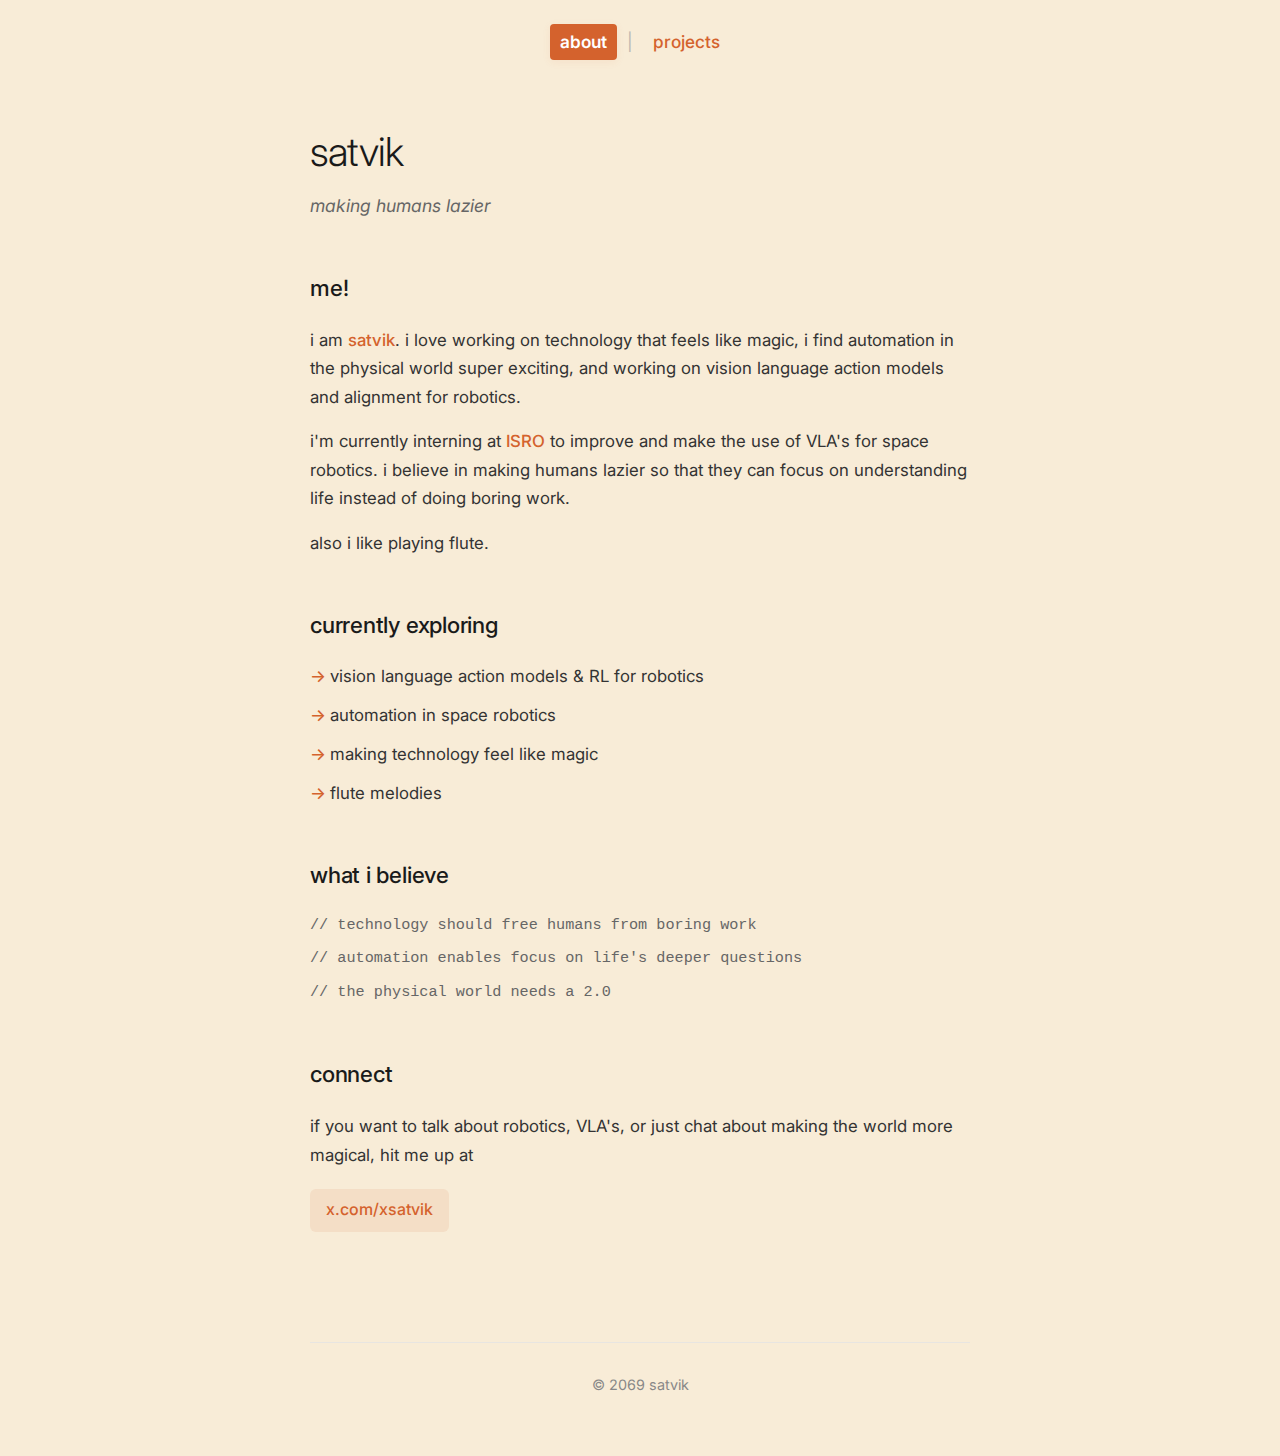
<file: index.html>
<!DOCTYPE html>
<html lang="en">
<head>
    <meta charset="UTF-8">
    <meta name="viewport" content="width=device-width, initial-scale=1.0">
    <title>satvik</title>
    <link rel="stylesheet" href="styles.css">
    <link href="https://fonts.googleapis.com/css2?family=Inter:wght@300;400;500;600&display=swap" rel="stylesheet">
</head>
<body>
    <nav class="navbar">
        <a href="#about" class="nav-link active">about</a>
        <span class="nav-separator">|</span>
        <a href="projects.html" class="nav-link">projects</a>
    </nav>
    <div class="container">
        <header id="about">
            <h1>satvik</h1>
            <p class="tagline">making humans lazier</p>
        </header>

        <main>
            <section class="about">
                <h2>me!</h2>
                <p>i am <span class="highlight">satvik</span>. i love working on technology that feels like magic, i find automation in the physical world super exciting, and working on vision language action models and alignment for robotics.</p>
                
                <p>i'm currently interning at <span class="highlight">ISRO</span> to improve and make the use of VLA's for space robotics. i believe in making humans lazier so that they can focus on understanding life instead of doing boring work.</p>
                
                <p>also i like playing flute.</p>
            </section>

            <section class="current-focus">
                <h2>currently exploring</h2>
                <ul>
                    <li>vision language action models & RL for robotics</li>
                    <li>automation in space robotics</li>
                    <li>making technology feel like magic</li>
                    <li>flute melodies</li>
                </ul>
            </section>

            <section class="philosophy">
                <h2>what i believe</h2>
                <p>// technology should free humans from boring work</p>
                <p>// automation enables focus on life's deeper questions</p>
                <p>// the physical world needs a 2.0</p>
            </section>

            <section class="contact">
                <h2>connect</h2>
                <p>if you want to talk about robotics, VLA's, or just chat about making the world more magical, hit me up at</p>
                <div class="links">
                    <a href="https://x.com/xsatvik" target="_blank">x.com/xsatvik</a>
                </div>
            </section>
        </main>

        <footer>
            <p>© 2069 satvik</p>
        </footer>
    </div>
</body>
</html>
</file>
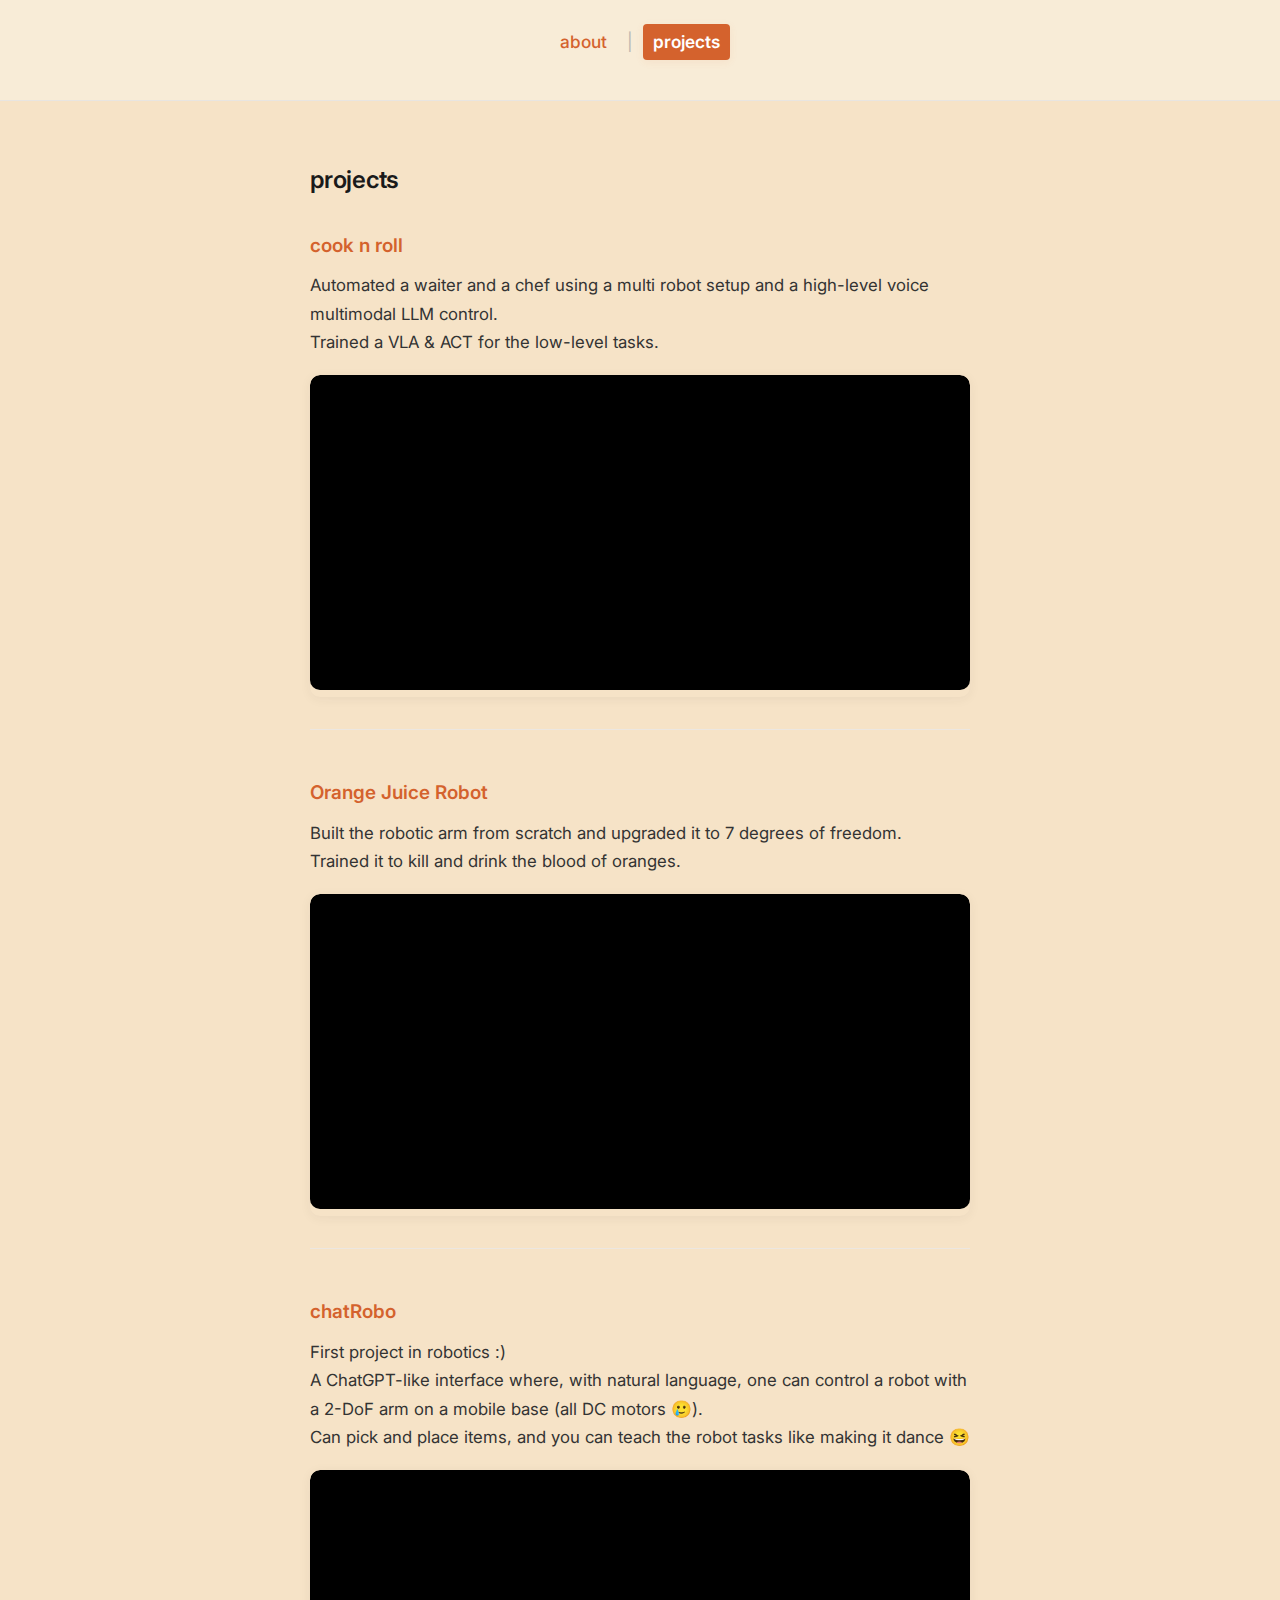
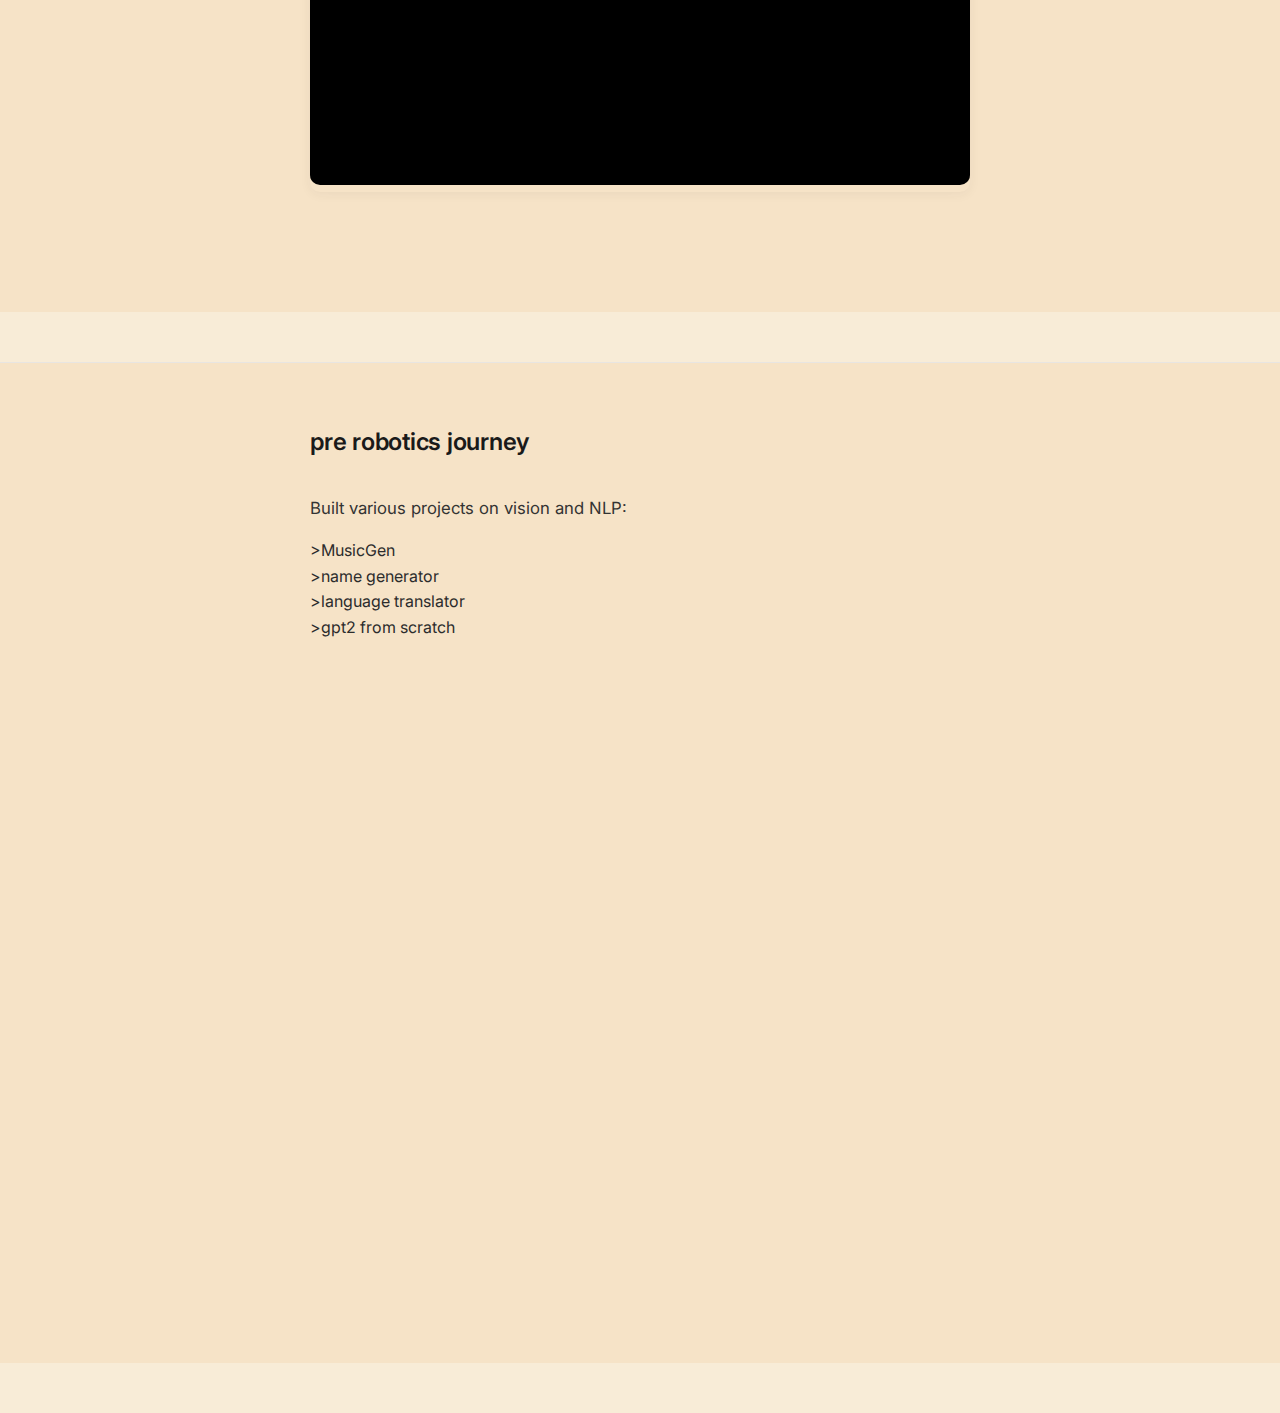
<file: projects.html>
<!DOCTYPE html>
<html lang="en">
<head>
    <meta charset="UTF-8">
    <meta name="viewport" content="width=device-width, initial-scale=1.0">
    <title>projects | satvik</title>
    <link rel="stylesheet" href="styles.css">
    <link href="https://fonts.googleapis.com/css2?family=Inter:wght@300;400;500;600&display=swap" rel="stylesheet">
</head>
<body>
    <nav class="navbar">
        <a href="index.html#about" class="nav-link">about</a>
        <span class="nav-separator">|</span>
        <a href="projects.html" class="nav-link active">projects</a>
    </nav>
    <section class="projects-section">
        <div class="container">
            <h2>projects</h2>
            <div class="project">
                <h3>cook n roll</h3>
                <p>
                    Automated a waiter and a chef using a multi robot setup and a high-level voice multimodal LLM control.<br>
                    Trained a VLA & ACT for the low-level tasks.
                </p>
                <div class="project-media">
                    <iframe width="100%" height="315" src="https://www.youtube.com/embed/ucAJGtZkOLk" title="cook n roll demo" frameborder="0" allow="accelerometer; autoplay; clipboard-write; encrypted-media; gyroscope; picture-in-picture; web-share" allowfullscreen></iframe>
                </div>
            </div>
            <!-- New Project Inserted Here -->
            <div class="project">
                <h3>Orange Juice Robot</h3>
                <p>
                    Built the robotic arm from scratch and upgraded it to 7 degrees of freedom.<br>
                    Trained it to kill and drink the blood of oranges.
                </p>
                <div class="project-media">
                    <iframe width="100%" height="315" src="https://www.youtube.com/embed/ODQipRO9eME" title="orange juice robot demo" frameborder="0" allow="accelerometer; autoplay; clipboard-write; encrypted-media; gyroscope; picture-in-picture; web-share" allowfullscreen></iframe>
                </div>
            </div>
            <div class="project">
                <h3>chatRobo</h3>
                <p>
                    First project in robotics :)<br>
                    A ChatGPT-like interface where, with natural language, one can control a robot with a 2-DoF arm on a mobile base (all DC motors 🥲).<br>
                    Can pick and place items, and you can teach the robot tasks like making it dance 😆
                </p>
                <div class="project-media">
                    <iframe width="100%" height="315" src="https://www.youtube.com/embed/0gcH466rV34" title="chatRobo demo" frameborder="0" allow="accelerometer; autoplay; clipboard-write; encrypted-media; gyroscope; picture-in-picture; web-share" allowfullscreen></iframe>
                </div>
            </div>
        </div>
    </section>
    <section class="projects-section">
        <div class="container">
            <h2>pre robotics journey</h2>
            <p>Built various projects on vision and NLP:</p>
            <ul class="pre-robotics-list">
                >MusicGen<br>
                >name generator<br>
                >language translator<br>
                >gpt2 from scratch
            </ul>
        </div>
    </section>
</body>
</html>
</file>
<file: styles.css>
/* Reset and base styles */
* {
    margin: 0;
    padding: 0;
    box-sizing: border-box;
}

body {
    font-family: 'Inter', -apple-system, BlinkMacSystemFont, 'Segoe UI', Roboto, sans-serif;
    line-height: 1.6;
    color: #2c2c2c;
    background: #f8ecd7;
    min-height: 100vh;
    font-size: 16px;
}

/* Container */
.container {
    max-width: 700px;
    margin: 0 auto;
    padding: 60px 20px;
    min-height: 100vh;
    display: flex;
    flex-direction: column;
}

/* Header */
header {
    margin-bottom: 50px;
}

header h1 {
    font-size: 2.5rem;
    font-weight: 300;
    color: #1a1a1a;
    margin-bottom: 8px;
    letter-spacing: -0.02em;
}

.tagline {
    font-size: 1.1rem;
    color: #666;
    font-weight: 400;
    font-style: italic;
}

/* Main content */
main {
    flex: 1;
}

/* Sections */
section {
    margin-bottom: 50px;
}

section h2 {
    font-size: 1.4rem;
    font-weight: 500;
    color: #1a1a1a;
    margin-bottom: 20px;
    letter-spacing: -0.01em;
}

section p {
    font-size: 1.05rem;
    color: #333;
    margin-bottom: 16px;
    font-weight: 400;
    line-height: 1.7;
}

/* Highlights */
.highlight {
    color: #d4622d;
    font-weight: 500;
}

/* Philosophy section - comment style */
.philosophy p {
    font-family: 'Monaco', 'Menlo', 'Consolas', monospace;
    font-size: 0.95rem;
    color: #666;
    margin-bottom: 8px;
    font-weight: 400;
}

/* Current focus list */
.current-focus ul {
    list-style: none;
    padding-left: 0;
}

.current-focus li {
    font-size: 1.05rem;
    color: #333;
    margin-bottom: 12px;
    padding-left: 20px;
    position: relative;
    line-height: 1.6;
}

.current-focus li:before {
    content: "→";
    position: absolute;
    left: 0;
    color: #d4622d;
    font-weight: 500;
}

/* Contact section */
.contact p {
    margin-bottom: 20px;
}

.links a {
    color: #d4622d;
    text-decoration: none;
    font-weight: 500;
    border-bottom: 1px solid transparent;
    transition: all 0.2s ease;
    padding: 8px 16px;
    background: rgba(212, 98, 45, 0.1);
    border-radius: 6px;
    display: inline-block;
}

.links a:hover {
    background: rgba(212, 98, 45, 0.15);
    border-bottom-color: #d4622d;
}

/* Footer */
footer {
    margin-top: 60px;
    text-align: center;
    padding-top: 30px;
    border-top: 1px solid #e8e5e1;
}

footer p {
    font-size: 0.9rem;
    color: #888;
    font-weight: 400;
}

/* Navbar styles */
.navbar {
    width: 100%;
    background: #f8ecd7;
    padding: 24px 0 0 0;
    display: flex;
    justify-content: center;
    align-items: center;
    position: sticky;
    top: 0;
    z-index: 10;
    font-size: 1.08rem;
}

.nav-link {
    color: #d4622d;
    text-decoration: none;
    font-weight: 500;
    margin: 0 8px;
    padding: 4px 10px;
    border-radius: 4px;
    transition: background 0.2s;
}

.nav-link:hover {
    background: rgba(212, 98, 45, 0.12);
}

.nav-link.active {
    color: #fff;
    background: #d4622d;
    font-weight: 600;
    cursor: default;
    pointer-events: none;
    box-shadow: 0 2px 8px 0 rgba(212,98,45,0.08);
}

.nav-separator {
    color: #bcb7b0;
    margin: 0 2px;
    font-weight: 400;
}

/* Projects section */
.projects-section {
    background: #f6e3c7;
    padding: 60px 0 40px 0;
    border-top: 1px solid #e8e5e1;
    margin-top: 40px;
}

.projects-section .container {
    max-width: 700px;
    margin: 0 auto;
    padding: 0 20px;
}

.projects-section h2 {
    font-size: 1.5rem;
    color: #1a1a1a;
    font-weight: 600;
    margin-bottom: 32px;
    letter-spacing: -0.01em;
}

.project {
    margin-bottom: 48px;
    padding-bottom: 32px;
    border-bottom: 1px solid #ece7e1;
}

.project:last-child {
    border-bottom: none;
}

.project h3 {
    font-size: 1.18rem;
    color: #d4622d;
    font-weight: 600;
    margin-bottom: 10px;
}

.project p {
    font-size: 1.05rem;
    color: #333;
    margin-bottom: 18px;
    font-weight: 400;
}

.project-media {
    margin-bottom: 0;
    border-radius: 10px;
    overflow: hidden;
    box-shadow: 0 2px 12px 0 rgba(44,44,44,0.06);
}

.project-media iframe {
    width: 100%;
    border: none;
    border-radius: 10px;
    min-height: 220px;
    background: #000;
}

/* Responsive design */
@media (max-width: 768px) {
    .container {
        padding: 40px 20px;
    }
    
    header h1 {
        font-size: 2rem;
    }
    
    section h2 {
        font-size: 1.3rem;
    }
    
    section p, .current-focus li {
        font-size: 1rem;
    }
    
    section {
        margin-bottom: 40px;
    }

    .projects-section {
        padding: 40px 0 24px 0;
    }
    .projects-section h2 {
        font-size: 1.2rem;
        margin-bottom: 24px;
    }
    .project h3 {
        font-size: 1.05rem;
    }
    .project p {
        font-size: 0.98rem;
    }
    .project-media iframe {
        min-height: 160px;
    }
}

@media (max-width: 480px) {
    .container {
        padding: 30px 16px;
    }
    
    header h1 {
        font-size: 1.8rem;
    }
    
    .tagline {
        font-size: 1rem;
    }

    .navbar {
        font-size: 0.98rem;
        padding: 16px 0 0 0;
    }
    .projects-section .container {
        padding: 0 8px;
    }
}
</file>
